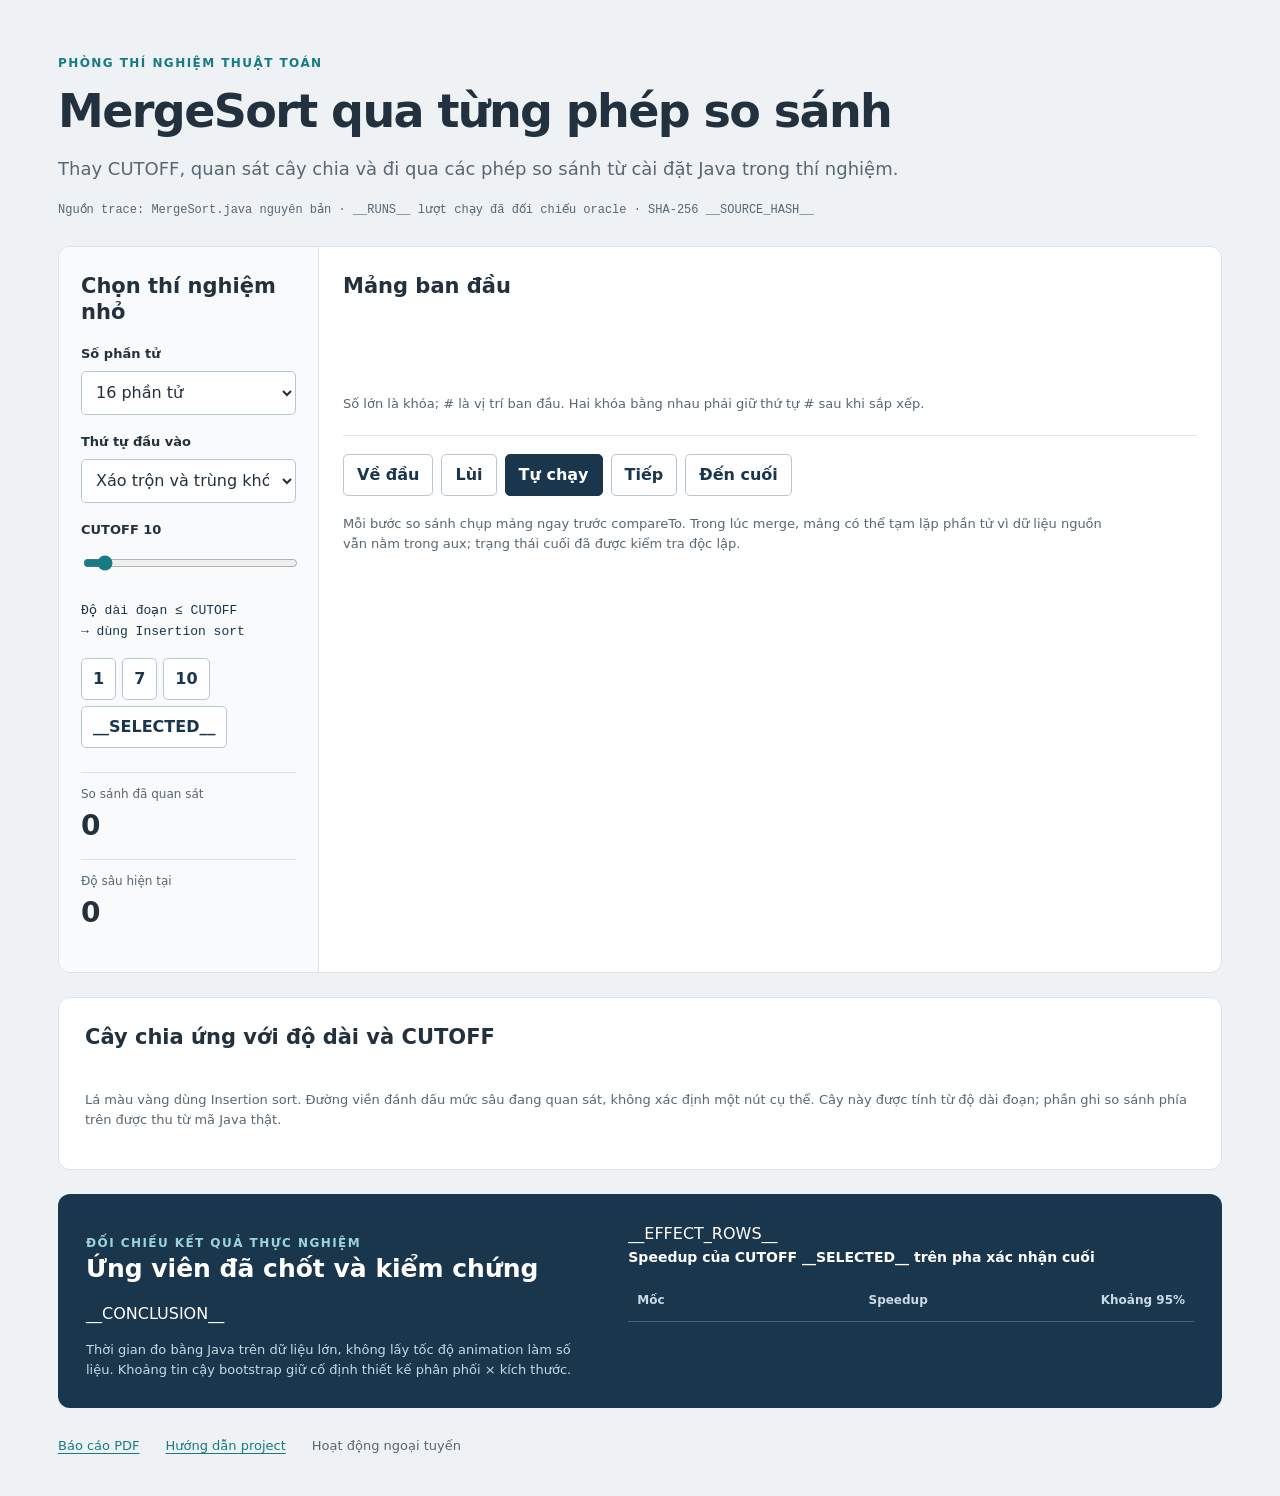
<file: demo/page.html>
<!DOCTYPE html>
<html lang="vi">
<head>
  <meta charset="utf-8">
  <meta name="viewport" content="width=device-width,initial-scale=1">
  <title>MergeSort qua từng phép so sánh</title>
  <link rel="stylesheet" href="style.css">
</head>
<body>
<main>
  <header class="masthead">
    <p class="overline">Phòng thí nghiệm thuật toán</p>
    <h1>MergeSort qua từng phép so sánh</h1>
    <p class="lead">Thay CUTOFF, quan sát cây chia và đi qua các phép so sánh từ cài đặt Java trong thí nghiệm.</p>
    <p class="source-line">Nguồn trace: MergeSort.java nguyên bản · __RUNS__ lượt chạy đã đối chiếu oracle · SHA-256 __SOURCE_HASH__</p>
  </header>
  <section class="workspace" aria-label="Thực hành thuật toán">
    <aside class="settings">
      <h2>Chọn thí nghiệm nhỏ</h2>
      <label for="size">Số phần tử</label>
      <select id="size"><option value="16">16 phần tử</option><option value="33">33 phần tử</option></select>
      <label for="family">Thứ tự đầu vào</label>
      <select id="family"><option value="mixed">Xáo trộn và trùng khóa</option><option value="ascending">Tăng dần</option><option value="descending">Giảm dần</option></select>
      <label for="threshold">CUTOFF <output id="threshold-label">10</output></label>
      <input id="threshold" type="range" min="1" max="128" step="1" value="10">
      <p class="equation">Độ dài đoạn ≤ CUTOFF<br>→ dùng Insertion sort</p>
      <div class="presets" aria-label="Các mốc đối chiếu">
        <button id="preset-one" type="button">1</button><button id="preset-seven" type="button">7</button><button id="preset-ten" type="button">10</button><button id="preset-result" type="button">__SELECTED__</button>
      </div>
      <p id="alias-note" class="explanation"></p>
      <dl class="counters"><div><dt>So sánh đã quan sát</dt><dd id="comparison-count">0</dd></div><div><dt>Độ sâu hiện tại</dt><dd id="current-depth">0</dd></div></dl>
    </aside>
    <div class="execution">
      <div class="heading-row"><h2 id="phase-name">Mảng ban đầu</h2><span id="step-label"></span></div>
      <p id="comparison-detail" class="comparison" aria-live="polite"></p>
      <div id="numbers" class="numbers" role="img" aria-label="Trạng thái mảng"></div>
      <p class="key-caption">Số lớn là khóa; # là vị trí ban đầu. Hai khóa bằng nhau phải giữ thứ tự # sau khi sắp xếp.</p>
      <nav class="transport" aria-label="Điều khiển các bước">
        <button id="restart" type="button">Về đầu</button><button id="previous" type="button">Lùi</button><button id="autoplay" type="button" class="accent">Tự chạy</button><button id="next" type="button">Tiếp</button><button id="finish" type="button">Đến cuối</button>
      </nav>
      <p class="recording-note">Mỗi bước so sánh chụp mảng ngay trước compareTo. Trong lúc merge, mảng có thể tạm lặp phần tử vì dữ liệu nguồn vẫn nằm trong aux; trạng thái cuối đã được kiểm tra độc lập.</p>
    </div>
  </section>
  <section class="tree-section" aria-labelledby="tree-title">
    <h2 id="tree-title">Cây chia ứng với độ dài và CUTOFF</h2>
    <div id="recursion-tree" class="recursion-tree"></div>
    <p class="explanation">Lá màu vàng dùng Insertion sort. Đường viền đánh dấu mức sâu đang quan sát, không xác định một nút cụ thể. Cây này được tính từ độ dài đoạn; phần ghi so sánh phía trên được thu từ mã Java thật.</p>
  </section>
  <section class="evidence" aria-labelledby="evidence-title">
    <div><p class="overline">Đối chiếu kết quả thực nghiệm</p><h2 id="evidence-title">Ứng viên đã chốt và kiểm chứng</h2><p>__CONCLUSION__</p><p class="explanation">Thời gian đo bằng Java trên dữ liệu lớn, không lấy tốc độ animation làm số liệu. Khoảng tin cậy bootstrap giữ cố định thiết kế phân phối × kích thước.</p></div>
    <div class="table-scroll"><table><caption>Speedup của CUTOFF __SELECTED__ trên pha xác nhận cuối</caption><thead><tr><th>Mốc</th><th>Speedup</th><th>Khoảng 95%</th></tr></thead><tbody>__EFFECT_ROWS__</tbody></table></div>
  </section>
  <footer><a href="../report/Cutoff_Study.pdf">Báo cáo PDF</a><a href="../README.md">Hướng dẫn project</a><span>Hoạt động ngoại tuyến</span></footer>
  <noscript>Demo cần JavaScript. Bạn vẫn có thể mở báo cáo PDF qua liên kết phía trên.</noscript>
</main>
<script id="comparison-corpus" type="application/json">__CORPUS__</script>
<script src="viewer.js"></script>
</body>
</html>
</file>
<file: demo/style.css>
:root{color-scheme:light;--navy:#19364d;--blue:#187a85;--gold:#d39a31;--text:#22313d;--muted:#576773;--edge:#dce3e8;--paper:#fff;--canvas:#eef2f5}
*{box-sizing:border-box}body{margin:0;background:var(--canvas);color:var(--text);font:16px/1.55 system-ui,-apple-system,"Segoe UI",sans-serif}main{max-width:1220px;margin:auto;padding:32px 28px 40px}.masthead{padding:10px 0 26px}.overline{color:var(--blue);font-size:12px;letter-spacing:.12em;text-transform:uppercase;font-weight:750}h1{font-size:clamp(28px,4vw,46px);line-height:1.14;letter-spacing:-.035em;margin:10px 0 18px}h2{font-size:21px;line-height:1.25;margin:0 0 18px}.lead{max-width:850px;font-size:18px;color:var(--muted)}.source-line{font:12px/1.6 ui-monospace,monospace;overflow-wrap:anywhere;color:var(--muted);margin:18px 0 0}.workspace{display:grid;grid-template-columns:260px minmax(0,1fr);background:var(--paper);border:1px solid var(--edge);border-radius:12px;overflow:hidden}.settings{padding:26px 22px;background:#f8fafb;border-right:1px solid var(--edge)}.settings label{display:block;font-weight:650;font-size:13px;margin:17px 0 7px}select,input,button{font:inherit}select{width:100%;padding:10px;border:1px solid #b7c7d2;border-radius:5px;background:white;color:var(--text);min-height:44px}input[type=range]{width:100%;accent-color:var(--blue);height:28px}.equation{font:13px/1.6 ui-monospace,monospace;margin:16px 0;color:var(--navy)}button{border:1px solid #b7c7d2;background:white;color:var(--navy);border-radius:5px;min-height:42px;padding:8px 13px;cursor:pointer;font-weight:600}button:hover{background:#e9f1f5}button:disabled{opacity:.4;cursor:default}button.accent{background:var(--navy);color:white;border-color:var(--navy)}button:focus-visible,select:focus-visible,input:focus-visible{outline:3px solid #6ab8cc;outline-offset:3px}.presets{display:flex;gap:6px;flex-wrap:wrap}.presets button{padding:6px 11px}.explanation,.key-caption,.recording-note{font-size:13px;color:var(--muted)}.counters{margin:24px 0 0}.counters div{border-top:1px solid var(--edge);padding:12px 0}.counters dt{font-size:12px;color:var(--muted)}.counters dd{font-size:28px;font-weight:700;margin:0;font-variant-numeric:tabular-nums}.execution{padding:26px 24px;min-width:0}.heading-row{display:flex;align-items:start;justify-content:space-between;gap:12px}.heading-row h2{margin-bottom:8px}#step-label{font-size:12px;white-space:nowrap;color:var(--muted)}.comparison{min-height:58px;padding:10px 0;font-weight:650;color:var(--navy);margin:0}.numbers{display:grid;grid-template-columns:repeat(var(--columns),minmax(0,1fr));gap:5px 4px;margin:14px 0}.number{display:flex;flex-direction:column;justify-content:end;align-items:center;min-width:0}.column-track{height:74px;width:100%;display:flex;align-items:end;justify-content:center}.column{height:var(--bar);width:84%;max-width:40px;background:#b9c9d4;border-radius:3px 3px 0 0}.number.is-a .column{background:var(--blue)}.number.is-b .column{background:var(--gold)}.number.finished .column{background:#6ca18e}.number strong{font-size:13px;font-variant-numeric:tabular-nums}.number small{font-size:9px;color:var(--muted)}.key-caption{margin:15px 0}.transport{display:flex;flex-wrap:wrap;gap:8px;border-top:1px solid var(--edge);padding-top:18px;margin-top:20px}.recording-note{margin:18px 0 0;max-width:780px}.tree-section{margin:24px 0;background:white;border:1px solid var(--edge);border-radius:12px;padding:26px}.recursion-tree{display:grid;gap:7px;overflow:auto;padding:4px 0}.tree-row{display:flex;gap:5px;min-width:500px}.branch{flex:1;min-width:0;text-align:center;padding:6px 2px;border:1px solid transparent;border-radius:3px;background:#edf1f4;font:11px/1.3 ui-monospace,monospace}.branch.leaf{background:#fff0cc}.branch.current-depth{border-color:var(--blue)}.evidence{background:var(--navy);border-radius:12px;padding:28px;display:grid;grid-template-columns:1fr 1.1fr;gap:28px;color:white}.evidence h2{font-size:25px}.evidence .overline{color:#9ed3d9}.evidence .explanation{color:#c8d8e2}.evidence p{margin-bottom:0}.table-scroll{overflow:auto}table{border-collapse:collapse;width:100%;font-size:14px}caption{text-align:left;font-weight:650;padding:0 0 12px}th,td{padding:11px 9px;border-bottom:1px solid #476276;text-align:right;font-variant-numeric:tabular-nums}th:first-child,td:first-child{text-align:left}th{font-size:12px;color:#cad9e4}footer{display:flex;flex-wrap:wrap;gap:15px 26px;margin-top:28px;font-size:13px;color:var(--muted)}a{color:var(--blue);text-underline-offset:3px}
@media(max-width:900px){main{padding:22px 18px}.workspace{grid-template-columns:220px minmax(0,1fr)}.settings,.execution{padding:20px 16px}.heading-row{display:block}.evidence{grid-template-columns:1fr}.numbers{grid-template-columns:repeat(8,minmax(0,1fr))}.column-track{height:55px}}
@media(max-width:620px){main{padding:18px 12px}.workspace{grid-template-columns:1fr}.settings{border-right:0;border-bottom:1px solid var(--edge)}.settings h2{margin-bottom:10px}.counters{display:flex;gap:25px;margin-top:12px}.counters div{flex:1}.numbers{grid-template-columns:repeat(8,minmax(0,1fr))}.tree-section,.evidence{padding:20px 16px}.transport button{padding:8px 10px}.source-line{font-size:11px}.comparison{font-size:14px}}
@media(prefers-reduced-motion:reduce){*{scroll-behavior:auto}}
</file>
